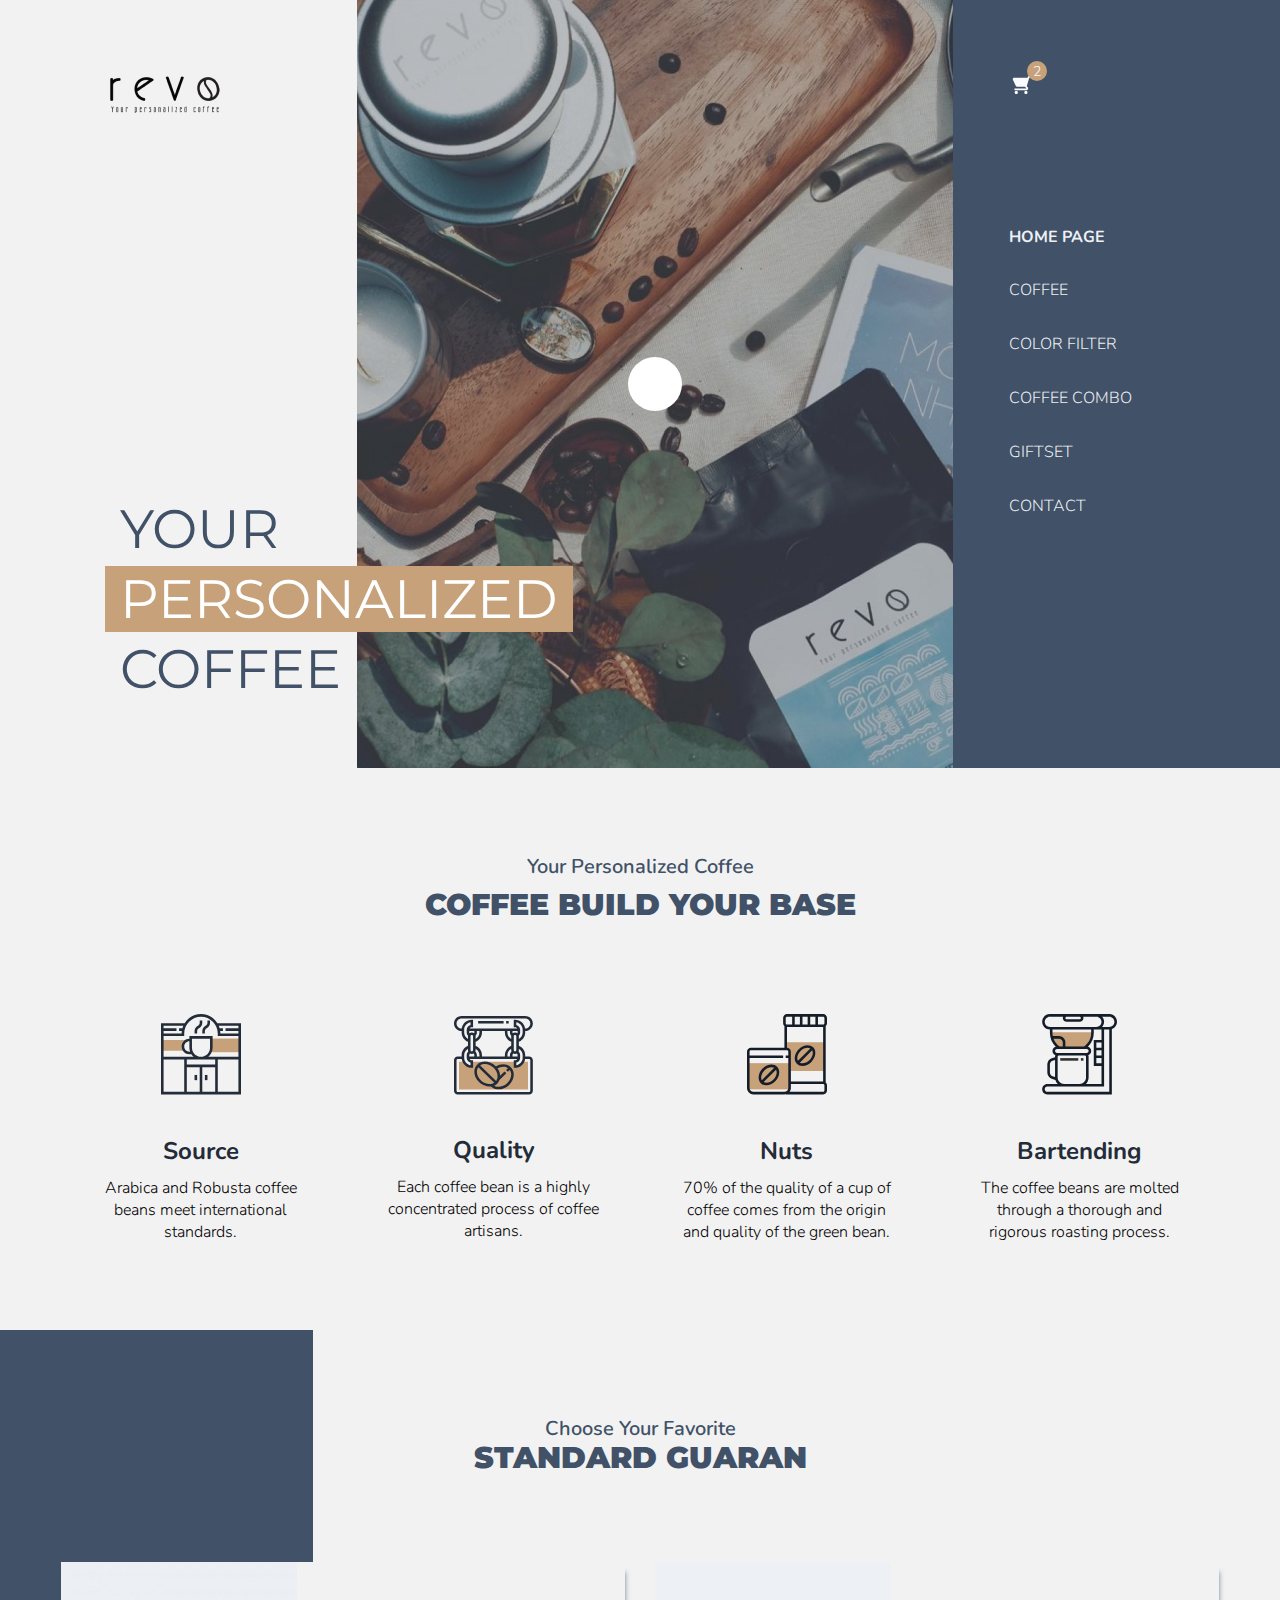
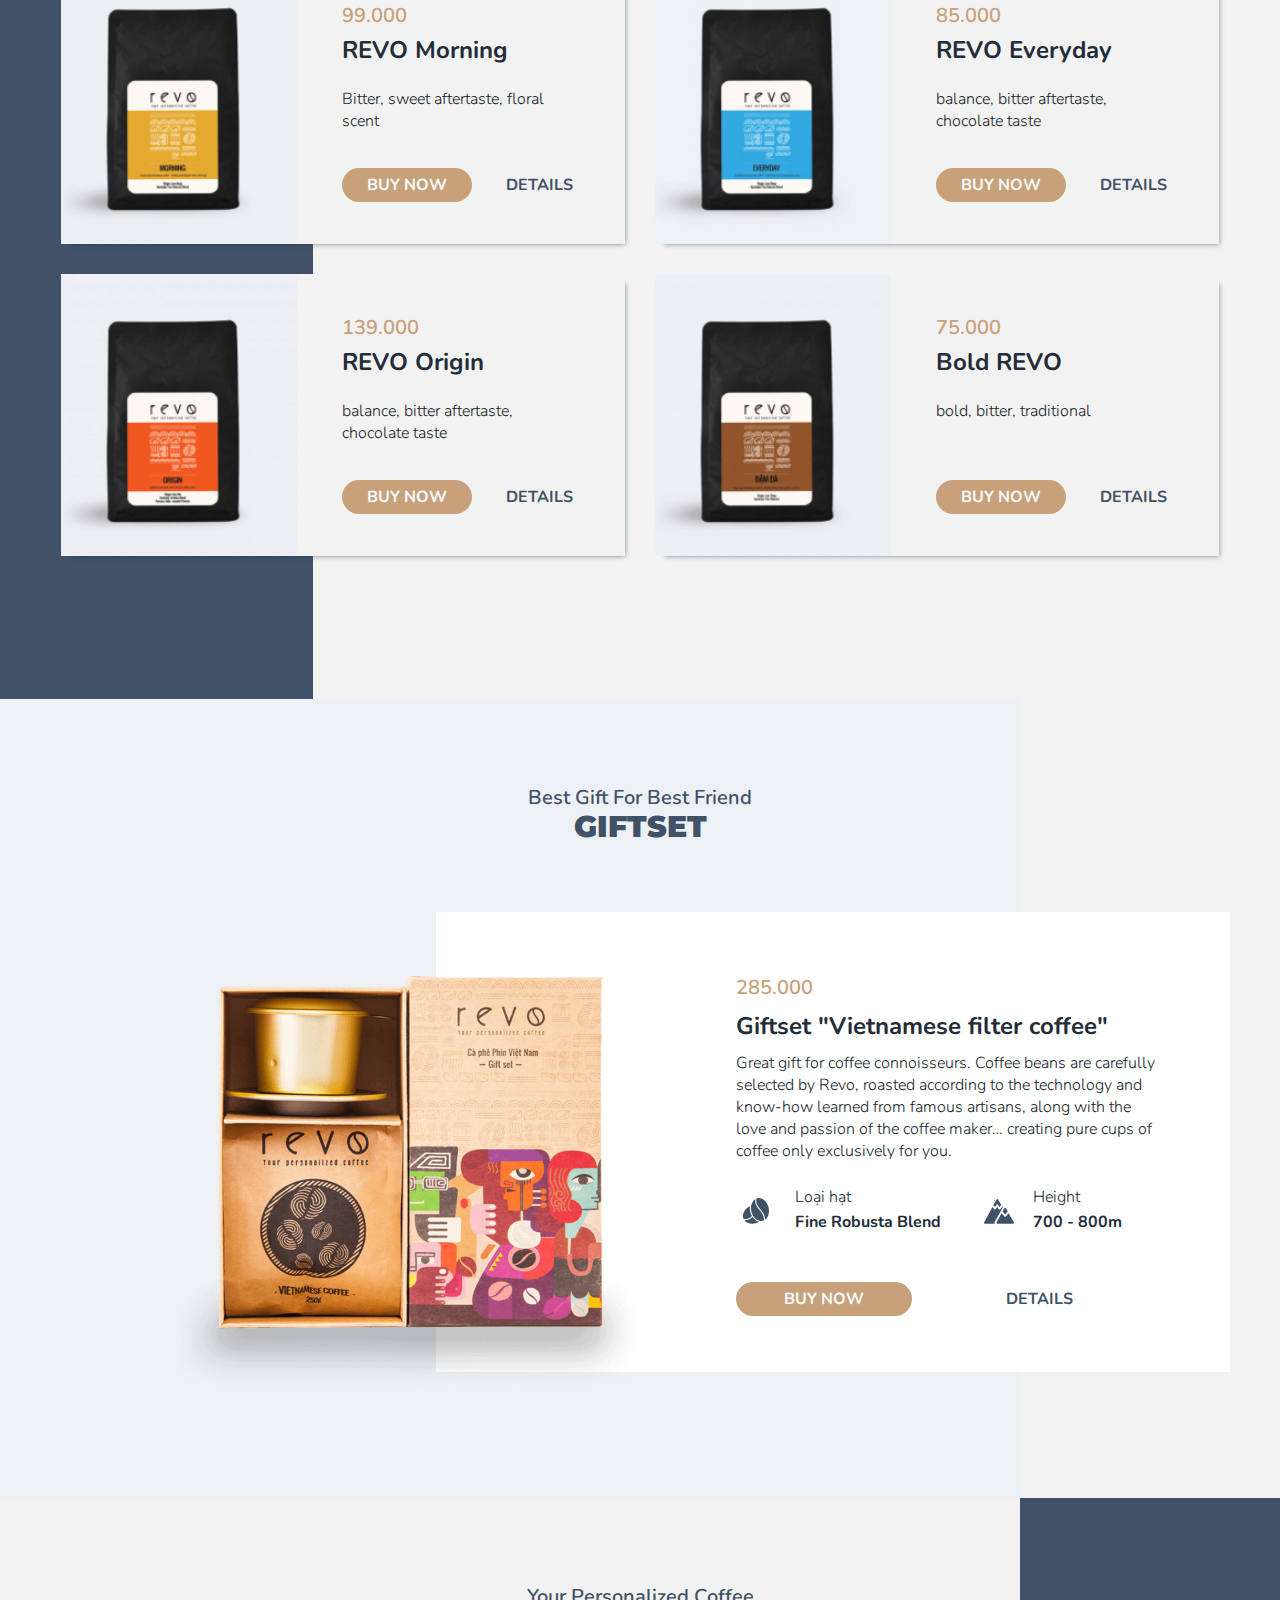
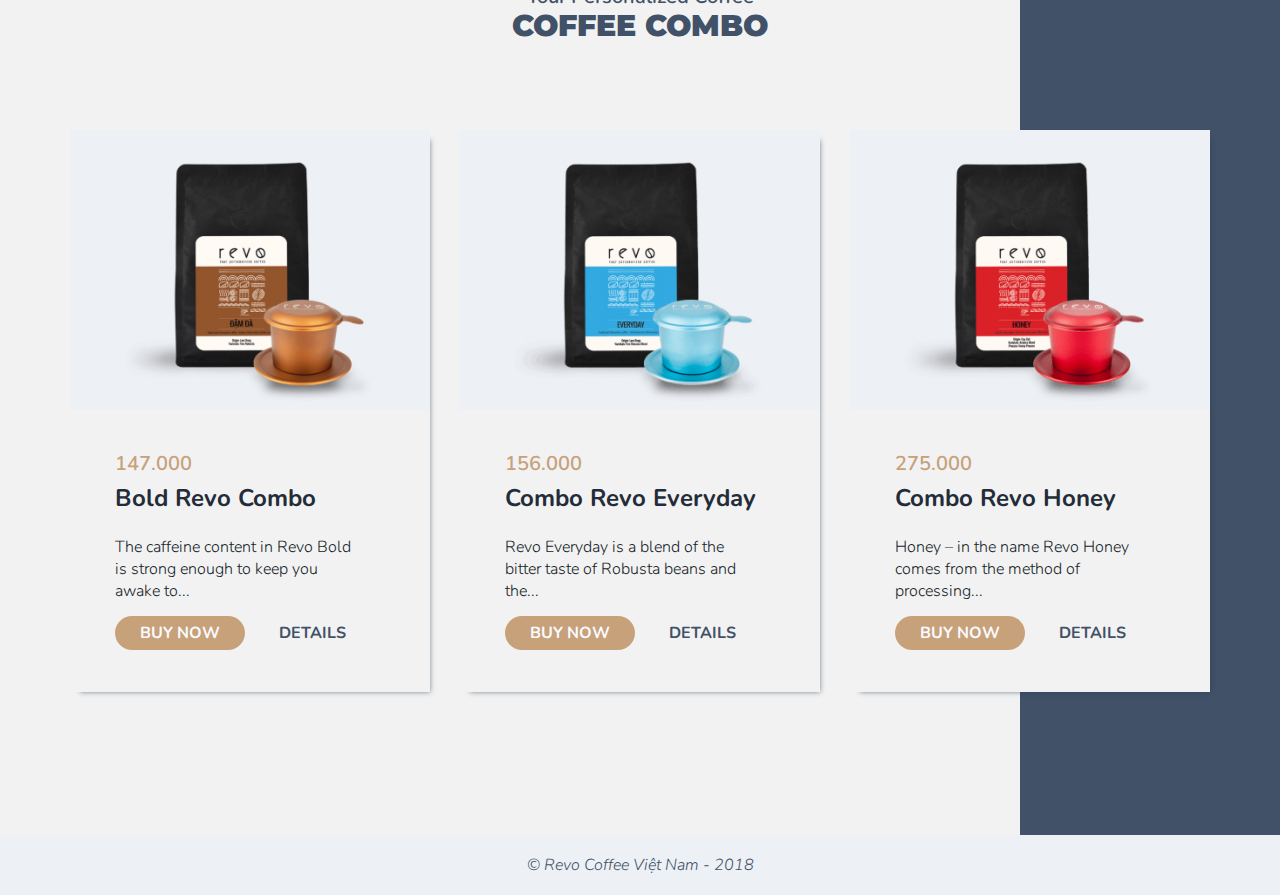
<file: index.html>
<!DOCTYPE html>
<html lang="en">

<head>
    <meta charset="UTF-8">
    <meta http-equiv="X-UA-Compatible" content="IE=edge">
    <meta name="viewport" content="width=device-width, initial-scale=1.0">
    <link rel="preconnect" href="https://fonts.googleapis.com">
    <link rel="preconnect" href="https://fonts.gstatic.com" crossorigin>
    <link
        href="https://fonts.googleapis.com/css2?family=Montserrat:wght@900&family=Nunito:ital,wght@0,400;0,600;0,700;1,300&display=swap"
        rel="stylesheet">
    <link rel="stylesheet" href="https://use.fontawesome.com/releases/v5.15.4/css/all.css"
        integrity="sha384-DyZ88mC6Up2uqS4h/KRgHuoeGwBcD4Ng9SiP4dIRy0EXTlnuz47vAwmeGwVChigm" crossorigin="anonymous">
    <link rel="stylesheet" href="./css/styles.css">
    <title>©Revo Coffee</title>
</head>

<body>
    <header class="header">
        <div class="container">
            <div class="header__wrapper">
                <div class="logo">
                    <a href="" class="logo-link"><img src="./img/revo_logo.png" alt="" class="logo-img"></a>
                    <div class="logo__text">
                        <span class="logo__text-span">YOUR</span>
                        <span class="logo__text-span--accent">PERSONALIZED</span>
                        <span class="logo__text-span">COFFEE</span>
                    </div>
                </div>
                <div class="player">
                    <video poster="./img/video_preview.jpg" src="" class="player-video">

                    </video>
                    <div class="player__play">
                        <i class="fas fa-play player__play-icon"></i>
                    </div>
                </div>
                <div class="menu">
                    <div class="menu__cart">
                        <img src="./img/cart.svg" alt="" class="menu__cart-img">
                    </div>
                    <ul class="menu__list">
                        <li class="menu__list-item menu__list-item--active">HOME PAGE</li>
                        <li class="menu__list-item">COFFEE</li>
                        <li class="menu__list-item">COLOR FILTER</li>
                        <li class="menu__list-item">COFFEE COMBO</li>
                        <li class="menu__list-item">GIFTSET</li>
                        <li class="menu__list-item">CONTACT</li>
                    </ul>
                </div>
            </div>
        </div>
    </header>

    <main class="main">
        <section class="advantages">
            <div class="container container--1104">
                <div class="advantages__wrapper">
                    <div class="advantages__text title-text">
                        <h3 class="advantages__text-sub_title sub-title">Your Personalized Coffee</h3>
                        <h1 class="advantages__text-title title">COFFEE BUILD YOUR BASE</h1>
                    </div>
                    <div class="advantages__content">
                        <ul class="advantages__content-list">
                            <li class="advantages__content-list-item"><img src="./img/advantages-1.svg" alt=""
                                    class="advantages__content-list-item-img">
                                <h2 class="advantages__content-list-item-title">Source</h2>
                                <p class="advantages__content-list-item-description">Arabica and Robusta coffee beans
                                    meet international standards.</p>
                            </li>
                            <li class="advantages__content-list-item"><img src="./img/advantages-2.svg" alt=""
                                    class="advantages__content-list-item-img">
                                <h2 class="advantages__content-list-item-title">Quality</h2>
                                <p class="advantages__content-list-item-description">Each coffee bean is a highly
                                    concentrated process of coffee artisans.</p>
                            </li>
                            <li class="advantages__content-list-item"><img src="./img/advantages-3.svg" alt=""
                                    class="advantages__content-list-item-img">
                                <h2 class="advantages__content-list-item-title">Nuts</h2>
                                <p class="advantages__content-list-item-description">70% of the quality of a cup of
                                    coffee comes from the origin and quality of the green bean.</p>
                            </li>
                            <li class="advantages__content-list-item"><img src="./img/advantages-4.svg" alt=""
                                    class="advantages__content-list-item-img">
                                <h2 class="advantages__content-list-item-title">Bartending</h2>
                                <p class="advantages__content-list-item-description">The coffee beans are molted through
                                    a thorough and rigorous roasting process.</p>
                            </li>
                        </ul>
                    </div>
                </div>
            </div>
        </section>

        <section class="catalog">
            <div class="container">
                <div class="catalog__wrapper">
                    <div class="catalog__text title-text">
                        <h3 class="catalog__text-sub_title sub-title">Choose Your Favorite</h3>
                        <h1 class="catalog__text-title title">STANDARD GUARAN</h1>
                    </div>
                    <div class="catalog__content">
                        <ul class="catalog__content-list">
                            <li class="catalog__content-list-item">
                                <div class="catalog__content-list-item-image">
                                    <img src="./img/catalog-1.jpg" alt="" class="catalog__content-list-item-image-img">
                                </div>
                                <div class="catalog__content-list-item-info">
                                    <span class="catalog__content-list-item-info-price">99.000</span>
                                    <span class="catalog__content-list-item-info-title">REVO Morning</span>
                                    <p class="catalog__content-list-item-info-description">
                                        Bitter, sweet aftertaste, floral scent
                                    </p>
                                    <div class="catalog__content-list-item-info__buttons">
                                        <button class="catalog__content-list-item-info__buttons--buy btn--buy">BUY
                                            NOW</button>
                                        <button
                                            class="catalog__content-list-item-info__buttons--details btn--details">DETAILS</button>
                                    </div>
                                </div>

                            </li>
                            <li class="catalog__content-list-item">
                                <div class="catalog__content-list-item-image">
                                    <img src="./img/catalog-2.jpg" alt="" class="catalog__content-list-item-image-img">
                                </div>
                                <div class="catalog__content-list-item-info">
                                    <span class="catalog__content-list-item-info-price">85.000</span>
                                    <span class="catalog__content-list-item-info-title">REVO Everyday</span>
                                    <p class="catalog__content-list-item-info-description">
                                        balance, bitter aftertaste, chocolate taste
                                    </p>
                                    <div class="catalog__content-list-item-info__buttons">
                                        <button class="catalog__content-list-item-info__buttons--buy btn--buy">BUY
                                            NOW</button>
                                        <button
                                            class="catalog__content-list-item-info__buttons--details btn--details">DETAILS</button>
                                    </div>
                                </div>

                            </li>
                            <li class="catalog__content-list-item">
                                <div class="catalog__content-list-item-image">
                                    <img src="./img/catalog-3.jpg" alt="" class="catalog__content-list-item-image-img">
                                </div>
                                <div class="catalog__content-list-item-info">
                                    <span class="catalog__content-list-item-info-price">139.000</span>
                                    <span class="catalog__content-list-item-info-title">REVO Origin</span>
                                    <p class="catalog__content-list-item-info-description">
                                        balance, bitter aftertaste, chocolate taste
                                    </p>
                                    <div class="catalog__content-list-item-info__buttons">
                                        <button class="catalog__content-list-item-info__buttons--buy btn--buy">BUY
                                            NOW</button>
                                        <button
                                            class="catalog__content-list-item-info__buttons--details btn--details">DETAILS</button>
                                    </div>
                                </div>
                            </li>
                            <li class="catalog__content-list-item">
                                <div class="catalog__content-list-item-image">
                                    <img src="./img/catalog-4.jpg" alt="" class="catalog__content-list-item-image-img">
                                </div>
                                <div class="catalog__content-list-item-info">
                                    <span class="catalog__content-list-item-info-price">75.000</span>
                                    <span class="catalog__content-list-item-info-title">Bold REVO</span>
                                    <p class="catalog__content-list-item-info-description">
                                        bold, bitter, traditional
                                    </p>
                                    <div class="catalog__content-list-item-info__buttons">
                                        <button class="catalog__content-list-item-info__buttons--buy btn--buy">BUY
                                            NOW</button>
                                        <button
                                            class="catalog__content-list-item-info__buttons--details btn--details">DETAILS</button>
                                    </div>
                                </div>
                            </li>
                        </ul>
                    </div>
                </div>
            </div>
        </section>

        <section class="gift">
            <div class="container container--920">
                <div class="gift__wrapper">
                    <div class="gift__text title-text">
                        <div class="gift__text-sub_title sub-title">Best Gift For Best Friend</div>
                        <div class="gift__text-title title">GIFTSET</div>
                    </div>
                    <div class="gift__content">
                        <img src="./img/gift-img.png" alt="" class="gift__content-img">
                        <div class="gift__content-text">
                            <span class="gift__content-text-price card-price">285.000</span>
                            <span class="gift__content-text-title card-title">Giftset "Vietnamese filter coffee"</span>
                            <p class="gift__content-text-description card-description">Great gift for coffee connoisseurs. Coffee beans
                                are carefully selected by Revo, roasted according to the technology and know-how learned
                                from famous artisans, along with the love and passion of the coffee maker… creating pure
                                cups of coffee only exclusively for you.</p>
                            <div class="gift__content-text__icons">
                                <img src="./img/gift-coffe-icon.svg" alt="" class="gift__content-text__icons-img">
                                <div class="gift__content-text__icons-text">
                                    <span class="gift__content-text__icons-text--upper card-description">Loại hạt</span>
                                    <span class="gift__content-text__icons-text--bottom card-title">Fine Robusta Blend</span>
                                </div>
                                <img src="./img/gift-mountain-icon.svg" alt="" class="gift__content-text__icons-img">
                                <div class="gift__content-text__icons-text">
                                    <span class="gift__content-text__icons-text--upper card-description">Height</span>
                                    <span class="gift__content-text__icons-text--bottom card-title">700 - 800m</span>
                                </div>
                            </div> 
                            <div class="gift__content-text__buttons">
                                <button class="gift__content-text__buttons--buy btn--buy btn--buy--large">BUY NOW</button>
                                <button class="gift__content-text__buttons--details btn--details ">DETAILS</button>
                            </div>
                        </div>
                    </div>
                </div>
            </div>
        </section>

        <section class="combo">
            <div class="container">
                <div class="combo__wrapper">
                    <div class="catalog__wrapper">
                        <div class="catalog__text title-text">
                            <h3 class="catalog__text-sub_title sub-title">Your Personalized Coffee</h3>
                            <h1 class="catalog__text-title title">COFFEE COMBO</h1>
                        </div>
                        <div class="catalog__content">
                            <ul class="catalog__content-list combo__content-list">
                                <li class="catalog__content-list-item combo__content-list-item">
                                    <div class="catalog__content-list-item-image">
                                        <img src="./img/combo-1.jpg" alt="" class="catalog__content-list-item-image-img">
                                    </div>
                                    <div class="catalog__content-list-item-info">
                                        <span class="catalog__content-list-item-info-price">147.000</span>
                                        <span class="catalog__content-list-item-info-title">Bold Revo Combo</span>
                                        <p class="catalog__content-list-item-info-description">
                                            The caffeine content in Revo Bold is strong enough to keep you awake to...
                                        </p>
                                        <div class="catalog__content-list-item-info__buttons">
                                            <button class="catalog__content-list-item-info__buttons--buy btn--buy">BUY
                                                NOW</button>
                                            <button
                                                class="catalog__content-list-item-info__buttons--details btn--details">DETAILS</button>
                                        </div>
                                    </div>
    
                                </li>
                                <li class="catalog__content-list-item combo__content-list-item">
                                    <div class="catalog__content-list-item-image">
                                        <img src="./img/combo-2.jpg" alt="" class="catalog__content-list-item-image-img">
                                    </div>
                                    <div class="catalog__content-list-item-info">
                                        <span class="catalog__content-list-item-info-price">156.000</span>
                                        <span class="catalog__content-list-item-info-title">Combo Revo Everyday</span>
                                        <p class="catalog__content-list-item-info-description">
                                            Revo Everyday is a blend of the bitter taste of Robusta beans and the...
                                        </p>
                                        <div class="catalog__content-list-item-info__buttons">
                                            <button class="catalog__content-list-item-info__buttons--buy btn--buy">BUY
                                                NOW</button>
                                            <button
                                                class="catalog__content-list-item-info__buttons--details btn--details">DETAILS</button>
                                        </div>
                                    </div>
    
                                </li>
                                <li class="catalog__content-list-item combo__content-list-item">
                                    <div class="catalog__content-list-item-image">
                                        <img src="./img/combo-3.jpg" alt="" class="catalog__content-list-item-image-img">
                                    </div>
                                    <div class="catalog__content-list-item-info">
                                        <span class="catalog__content-list-item-info-price">275.000</span>
                                        <span class="catalog__content-list-item-info-title">Combo Revo Honey</span>
                                        <p class="catalog__content-list-item-info-description">
                                            Honey – in the name Revo Honey comes from the method of processing...
                                        </p>
                                        <div class="catalog__content-list-item-info__buttons">
                                            <button class="catalog__content-list-item-info__buttons--buy btn--buy">BUY
                                                NOW</button>
                                            <button
                                                class="catalog__content-list-item-info__buttons--details btn--details">DETAILS</button>
                                        </div>
                                    </div>
                                </li>
                            </ul>
                        </div>
                    </div>
                </div>
            </div>
        </section>
    </main>
    <footer class="footer"> 
        <div class="container">
            <div class="footer__wrapper">
                <p class="footer-copyright">© Revo Coffee Việt Nam - 2018</p>
            </div>
        </div>
    </footer>
</body>

</html>
</file>
<file: css/styles.css>
/*
	HTML5 Reset :: style.css
	----------------------------------------------------------
	We have learned much from/been inspired by/taken code where offered from:

	Eric Meyer					:: http://meyerweb.com
	HTML5 Doctor				:: http://html5doctor.com
	and the HTML5 Boilerplate	:: http://html5boilerplate.com

-------------------------------------------------------------------------------*/
/* Let's default this puppy out
-------------------------------------------------------------------------------*/
html, body, body div, span, object, iframe, h1, h2, h3, h4, h5, h6, p, blockquote, pre, abbr, address, cite, code, del, dfn, em, img, ins, kbd, q, samp, small, strong, sub, sup, var, b, i, dl, dt, dd, ol, ul, li, fieldset, form, label, legend, table, caption, tbody, tfoot, thead, tr, th, td, article, aside, figure, footer, header, menu, nav, section, time, mark, audio, video, details, summary {
  margin: 0;
  padding: 0;
  border: 0;
  font-size: 100%;
  font-weight: normal;
  vertical-align: baseline;
  background: transparent;
}

article, aside, figure, footer, header, nav, section, details, summary {
  display: block;
}

/* Handle box-sizing while better addressing child elements:
   http://css-tricks.com/inheriting-box-sizing-probably-slightly-better-best-practice/ */
html {
  -webkit-box-sizing: border-box;
          box-sizing: border-box;
}

*,
*:before,
*:after {
  -webkit-box-sizing: inherit;
          box-sizing: inherit;
}

/* consider resetting the default cursor: https://gist.github.com/murtaugh/5247154 */
/* Responsive images and other embedded objects
*/
img,
object,
embed {
  max-width: 100%;
}

/*
   Note: keeping IMG here will cause problems if you're using foreground images as sprites.
	 In fact, it *will* cause problems with Google Maps' controls at small size.
	If this is the case for you, try uncommenting the following:

#map img {
		max-width: none;
}
*/
/* force a vertical scrollbar to prevent a jumpy page */
html {
  overflow-y: scroll;
}

/* we use a lot of ULs that aren't bulleted.
	don't forget to restore the bullets within content. */
ul {
  list-style: none;
}

blockquote, q {
  quotes: none;
}

blockquote:before,
blockquote:after,
q:before,
q:after {
  content: '';
  content: none;
}

a {
  margin: 0;
  padding: 0;
  font-size: 100%;
  vertical-align: baseline;
  background: transparent;
}

del {
  text-decoration: line-through;
}

abbr[title], dfn[title] {
  border-bottom: 1px dotted #000;
  cursor: help;
}

/* tables still need cellspacing="0" in the markup */
table {
  border-collapse: collapse;
  border-spacing: 0;
}

th {
  font-weight: bold;
  vertical-align: bottom;
}

td {
  font-weight: normal;
  vertical-align: top;
}

hr {
  display: block;
  height: 1px;
  border: 0;
  border-top: 1px solid #ccc;
  margin: 1em 0;
  padding: 0;
}

input, select {
  vertical-align: middle;
}

pre {
  white-space: pre;
  /* CSS2 */
  white-space: pre-wrap;
  /* CSS 2.1 */
  white-space: pre-line;
  /* CSS 3 (and 2.1 as well, actually) */
  word-wrap: break-word;
  /* IE */
}

input[type="radio"] {
  vertical-align: text-bottom;
}

input[type="checkbox"] {
  vertical-align: bottom;
}

.ie7 input[type="checkbox"] {
  vertical-align: baseline;
}

.ie6 input {
  vertical-align: text-bottom;
}

select, input, textarea {
  font: 99% sans-serif;
}

table {
  font-size: inherit;
  font: 100%;
}

small {
  font-size: 85%;
}

strong {
  font-weight: bold;
}

td, td img {
  vertical-align: top;
}

/* Make sure sup and sub don't mess with your line-heights http://gist.github.com/413930 */
sub, sup {
  font-size: 75%;
  line-height: 0;
  position: relative;
}

sup {
  top: -0.5em;
}

sub {
  bottom: -0.25em;
}

/* standardize any monospaced elements */
pre, code, kbd, samp {
  font-family: monospace, sans-serif;
}

/* hand cursor on clickable elements */
.clickable,
label,
input[type=button],
input[type=submit],
input[type=file],
button {
  cursor: pointer;
}

/* Webkit browsers add a 2px margin outside the chrome of form elements */
button, input, select, textarea {
  margin: 0;
}

/* make buttons play nice in IE */
button,
input[type=button] {
  width: auto;
  overflow: visible;
}

/* scale images in IE7 more attractively */
.ie7 img {
  -ms-interpolation-mode: bicubic;
}

/* prevent BG image flicker upon hover
   (commented out as usage is rare, and the filter syntax messes with some pre-processors)
.ie6 html {filter: expression(document.execCommand("BackgroundImageCache", false, true));}
*/
/* let's clear some floats */
.clearfix:before, .clearfix:after {
  content: "\0020";
  display: block;
  height: 0;
  overflow: hidden;
}

.clearfix:after {
  clear: both;
}

.clearfix {
  zoom: 1;
}

.header__wrapper {
  height: 768px;
  display: -webkit-box;
  display: -ms-flexbox;
  display: flex;
  -webkit-box-pack: center;
      -ms-flex-pack: center;
          justify-content: center;
}

.logo {
  margin-right: 137px;
  margin-left: 110px;
  margin-top: 76px;
  position: relative;
}

.logo-img {
  min-width: 110px;
  min-height: 37px;
}

.logo__text {
  font-family: "Montserrat", sans-serif;
  font-style: normal;
  font-weight: 900;
  font-size: 54px;
  line-height: 70px;
  color: #415167;
  position: absolute;
  bottom: 64px;
  left: -5px;
  z-index: 2;
}

.logo__text-span {
  padding-left: 15px;
}

.logo__text-span--accent {
  background-color: #C7A17A;
  padding: 0 15px;
  color: #fff;
}

.player {
  width: 100%;
  position: relative;
}

.player-video {
  width: 100%;
  height: 100%;
  -o-object-fit: cover;
     object-fit: cover;
}

.player::before {
  content: "";
  position: absolute;
  width: 100%;
  height: 100%;
  top: 0;
  left: 0;
  z-index: 1;
  background-color: rgba(21, 29, 40, 0.3);
}

.player__play {
  width: 54px;
  height: 54px;
  display: -webkit-box;
  display: -ms-flexbox;
  display: flex;
  -webkit-box-pack: center;
      -ms-flex-pack: center;
          justify-content: center;
  -webkit-box-align: center;
      -ms-flex-align: center;
          align-items: center;
  border-radius: 50%;
  background-color: #fff;
  color: #C7A17A;
  cursor: pointer;
  position: absolute;
  top: 50%;
  left: 50%;
  z-index: 2;
  -webkit-transform: translate(-50%, -50%);
          transform: translate(-50%, -50%);
}

.player__play-icon {
  font-size: 13px;
}

.menu {
  max-width: 327px;
  width: 100%;
  background-color: #415167;
  display: -webkit-box;
  display: -ms-flexbox;
  display: flex;
  -webkit-box-orient: vertical;
  -webkit-box-direction: normal;
      -ms-flex-direction: column;
          flex-direction: column;
}

.menu__cart {
  margin-top: 76px;
  margin-left: 59px;
  cursor: pointer;
  position: relative;
}

.menu__cart::before {
  content: "2";
  position: absolute;
  left: 15px;
  top: -15px;
  display: -webkit-box;
  display: -ms-flexbox;
  display: flex;
  -webkit-box-pack: center;
      -ms-flex-pack: center;
          justify-content: center;
  -webkit-box-align: center;
      -ms-flex-align: center;
          align-items: center;
  width: 20px;
  height: 20px;
  color: #F9FBFF;
  background-color: #C7A17A;
  border-radius: 50%;
  font-family: "Nunito", sans-serif;
  font-style: normal;
  font-weight: 300;
  font-size: 14px;
  line-height: 19px;
}

.menu__list {
  display: -webkit-box;
  display: -ms-flexbox;
  display: flex;
  -webkit-box-orient: vertical;
  -webkit-box-direction: normal;
      -ms-flex-direction: column;
          flex-direction: column;
  padding-top: 128px;
  padding-left: 56px;
}

.menu__list-item {
  font-family: "Nunito", sans-serif;
  font-style: normal;
  font-weight: 300;
  font-size: 16px;
  line-height: 24px;
  color: #EDF0F5;
  margin: 15px 0;
  cursor: pointer;
}

.menu__list-item:first-child {
  margin-top: 0;
}

.menu__list-item--active {
  font-family: "Nunito", sans-serif;
  font-style: normal;
  font-weight: bold;
  font-size: 16px;
  line-height: 22px;
}

.advantages__wrapper {
  padding-bottom: 87px;
}

.advantages__text-sub_title {
  padding: 0 3px;
  margin-bottom: 8.5px;
}

.advantages__text-title {
  padding: 0 3px;
}

.advantages__content {
  margin-top: 92px;
}

.advantages__content-list {
  display: -webkit-box;
  display: -ms-flexbox;
  display: flex;
  -webkit-box-pack: center;
      -ms-flex-pack: center;
          justify-content: center;
}

.advantages__content-list-item {
  display: -webkit-box;
  display: -ms-flexbox;
  display: flex;
  -webkit-box-pack: center;
      -ms-flex-pack: center;
          justify-content: center;
  -webkit-box-align: center;
      -ms-flex-align: center;
          align-items: center;
  -webkit-box-orient: vertical;
  -webkit-box-direction: normal;
      -ms-flex-direction: column;
          flex-direction: column;
  margin: 0 34px;
}

.advantages__content-list-item:first-child {
  margin-left: 0;
}

.advantages__content-list-item:last-child {
  margin-right: 0;
}

.advantages__content-list-item-title {
  margin-top: 41px;
  font-family: "Nunito", sans-serif;
  font-style: normal;
  font-weight: bold;
  font-size: 24px;
  line-height: 28px;
  color: #232C38;
}

.advantages__content-list-item-description {
  margin-top: 12px;
  padding: 0 5px;
  max-width: 226px;
  text-align: center;
  font-family: "Nunito", sans-serif;
  font-style: normal;
  font-weight: 300;
  font-size: 16px;
  line-height: 22px;
}

.catalog {
  position: relative;
}

.catalog::before {
  content: "";
  max-width: calc(((100vw - 1104px) / 2) + 225px);
  width: 100%;
  height: 100%;
  background-color: #415167;
  position: absolute;
  z-index: -1;
}

.catalog__wrapper {
  padding-bottom: 128px;
}

.catalog__content {
  margin-top: 72px;
}

.catalog__content-list {
  display: -webkit-box;
  display: -ms-flexbox;
  display: flex;
  -webkit-box-pack: center;
      -ms-flex-pack: center;
          justify-content: center;
  -ms-flex-wrap: wrap;
      flex-wrap: wrap;
}

.catalog__content-list-item {
  display: -webkit-box;
  display: -ms-flexbox;
  display: flex;
  -webkit-box-shadow: 5px 5px 5px -5px rgba(34, 60, 80, 0.6);
          box-shadow: 5px 5px 5px -5px rgba(34, 60, 80, 0.6);
  margin: 15px;
}

.catalog__content-list-item-image {
  overflow: hidden;
  background-color: red;
}

.catalog__content-list-item-image-img {
  width: 100%;
  height: 100%;
  -o-object-fit: cover;
     object-fit: cover;
}

.catalog__content-list-item-info {
  display: -webkit-box;
  display: -ms-flexbox;
  display: flex;
  -webkit-box-orient: vertical;
  -webkit-box-direction: normal;
      -ms-flex-direction: column;
          flex-direction: column;
  background-color: #f2f2f2;
  padding: 42px 45px;
}

.catalog__content-list-item-info-price {
  font-family: "Nunito", sans-serif;
  font-style: normal;
  font-weight: 600;
  font-size: 20px;
  line-height: 24px;
  color: #C7A17A;
  max-width: 160px;
}

.catalog__content-list-item-info-title {
  margin-top: 8px;
  font-family: "Nunito", sans-serif;
  font-style: normal;
  font-weight: bold;
  font-size: 24px;
  line-height: 28px;
  color: #232C38;
}

.catalog__content-list-item-info-description {
  margin-top: 24px;
  margin-bottom: 24px;
  width: 238px;
  height: 38px;
  font-family: "Nunito", sans-serif;
  font-style: normal;
  font-weight: 300;
  font-size: 16px;
  line-height: 22px;
  color: #151D28;
}

.catalog__content-list-item-info__buttons {
  margin-top: 18px;
}

.catalog__content-list-item-info__buttons--buy {
  margin-right: 30px;
}

.gift {
  position: relative;
}

.gift__wrapper {
  padding-bottom: 126px;
}

.gift::before {
  content: "";
  max-width: calc(((100vw - 1104px) / 2) + 225px + 879px - 172px);
  width: 100%;
  height: 100%;
  background-color: #EDF0F5;
  position: absolute;
  z-index: -1;
}

.gift__content {
  display: -webkit-box;
  display: -ms-flexbox;
  display: flex;
  margin-top: 68px;
  margin-left: 256px;
  padding-left: 300px;
  padding-top: 64px;
  padding-bottom: 64px;
  padding-right: 66px;
  width: 794px;
  height: 460px;
  background-color: #fff;
  position: relative;
}

.gift__content-img {
  position: absolute;
  top: 64px;
  left: -260px;
}

.gift__content-text {
  display: -webkit-box;
  display: -ms-flexbox;
  display: flex;
  -webkit-box-orient: vertical;
  -webkit-box-direction: normal;
      -ms-flex-direction: column;
          flex-direction: column;
}

.gift__content-text-price {
  font-size: 20px;
}

.gift__content-text-title {
  margin-top: 12px;
  font-size: 24px;
}

.gift__content-text-description {
  margin-top: 12px;
  max-width: 430px;
  font-size: 16px;
}

.gift__content-text__icons {
  display: -webkit-box;
  display: -ms-flexbox;
  display: flex;
  -webkit-box-align: center;
      -ms-flex-align: center;
          align-items: center;
  margin-top: 24px;
}

.gift__content-text__icons-img {
  margin-left: 43px;
}

.gift__content-text__icons-img:first-child {
  margin-left: 0;
}

.gift__content-text__icons-text {
  display: -webkit-box;
  display: -ms-flexbox;
  display: flex;
  -webkit-box-orient: vertical;
  -webkit-box-direction: normal;
      -ms-flex-direction: column;
          flex-direction: column;
  margin-left: 19px;
}

.gift__content-text__icons-text--upper {
  font-size: 16px;
}

.gift__content-text__icons-text--bottom {
  font-size: 16px;
}

.gift__content-text__buttons {
  margin-top: 46px;
}

.gift__content-text__buttons--details {
  margin-left: 90px;
}

.combo {
  position: relative;
}

.combo::before {
  content: "";
  max-width: calc(100vw - (((100vw - 1104px) / 2) + 225px + 879px - 172px));
  width: 100%;
  height: 100%;
  background-color: #415167;
  position: absolute;
  right: 0;
  z-index: -1;
}

.combo__content-list {
  -webkit-box-pack: center;
      -ms-flex-pack: center;
          justify-content: center;
}

.combo__content-list-item {
  -webkit-box-orient: vertical;
  -webkit-box-direction: normal;
      -ms-flex-direction: column;
          flex-direction: column;
  height: 562px;
}

.footer__wrapper {
  height: 60px;
  display: -webkit-box;
  display: -ms-flexbox;
  display: flex;
  -webkit-box-pack: center;
      -ms-flex-pack: center;
          justify-content: center;
  -webkit-box-align: center;
      -ms-flex-align: center;
          align-items: center;
  background-color: #EDF0F5;
}

.footer-copyright {
  font-family: Nunito;
  font-style: italic;
  font-weight: 300;
  font-size: 16px;
  line-height: 22px;
  color: #415167;
}

body {
  background-color: #f2f2f2;
}

.container {
  max-width: 1400px;
  width: 100%;
  margin: 0 auto;
}

.container--1104 {
  max-width: 1104px;
}

.container--920 {
  max-width: 920px;
}

.title {
  font-family: "Montserrat", sans-serif;
  font-style: normal;
  font-weight: 900;
  font-size: 30px;
  line-height: 34px;
}

.sub-title {
  font-family: "Nunito", sans-serif;
  font-style: normal;
  font-weight: 600;
  font-size: 20px;
  line-height: 24px;
}

.title-text {
  display: -webkit-box;
  display: -ms-flexbox;
  display: flex;
  -webkit-box-pack: center;
      -ms-flex-pack: center;
          justify-content: center;
  -webkit-box-align: center;
      -ms-flex-align: center;
          align-items: center;
  -webkit-box-orient: vertical;
  -webkit-box-direction: normal;
      -ms-flex-direction: column;
          flex-direction: column;
  color: #415167;
  padding-top: 87px;
}

.btn--buy {
  border: none;
  outline: none;
  background: none;
  border-radius: 19px;
  background-color: #C7A17A;
  padding: 6px 25px;
  color: #F9FBFF;
  font-family: "Nunito", sans-serif;
  font-style: normal;
  font-weight: bold;
  font-size: 16px;
  line-height: 22px;
  text-align: center;
}

.btn--buy--large {
  padding: 6px 48px;
}

.btn--details {
  border: none;
  outline: none;
  background: none;
  color: #415167;
  padding: 0;
  font-family: "Nunito", sans-serif;
  font-style: normal;
  font-weight: bold;
  font-size: 16px;
  line-height: 22px;
  text-align: center;
}

.card-price {
  font-family: "Nunito", sans-serif;
  font-style: normal;
  font-weight: 600;
  line-height: 24px;
  color: #C7A17A;
}

.card-title {
  font-family: "Nunito", sans-serif;
  font-style: normal;
  font-weight: bold;
  line-height: 28px;
  color: #232C38;
}

.card-description {
  font-family: "Nunito", sans-serif;
  font-style: normal;
  font-weight: 300;
  line-height: 22px;
  color: #151D28;
}
/*# sourceMappingURL=styles.css.map */
</file>
